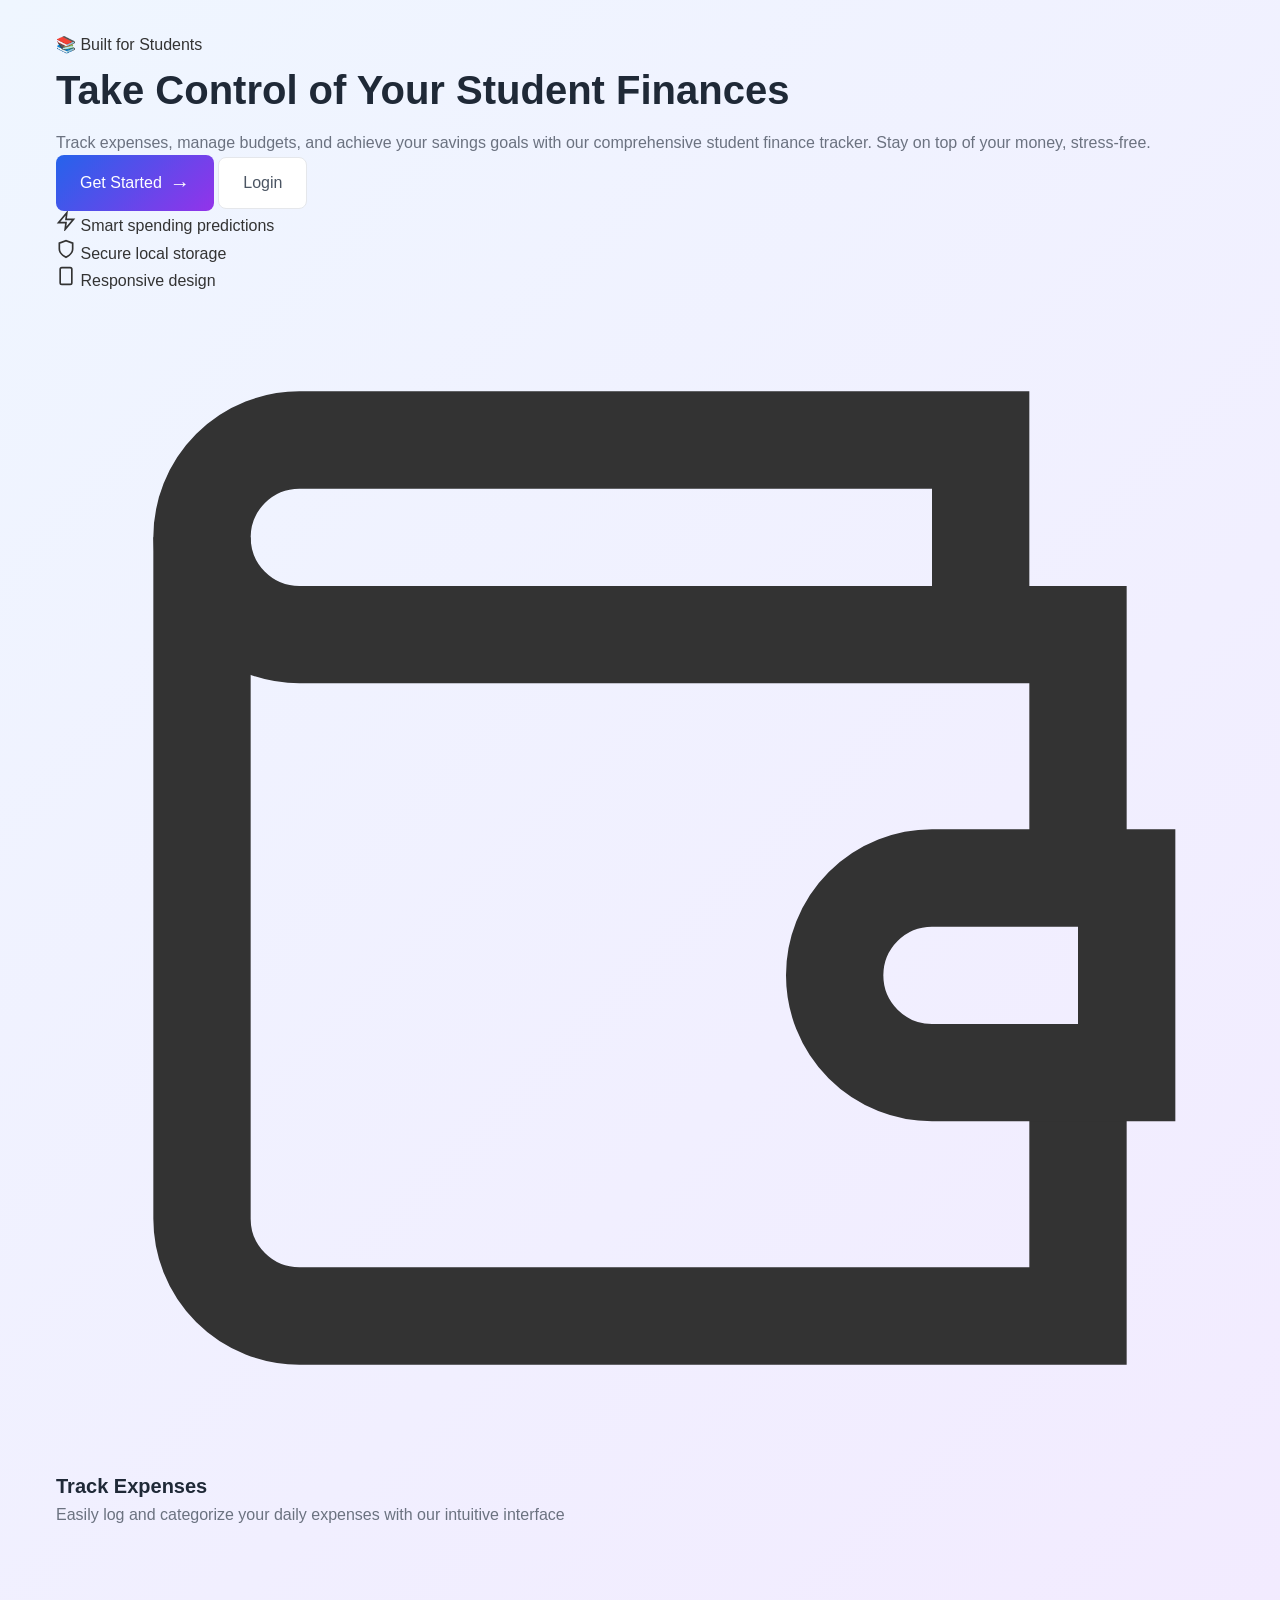
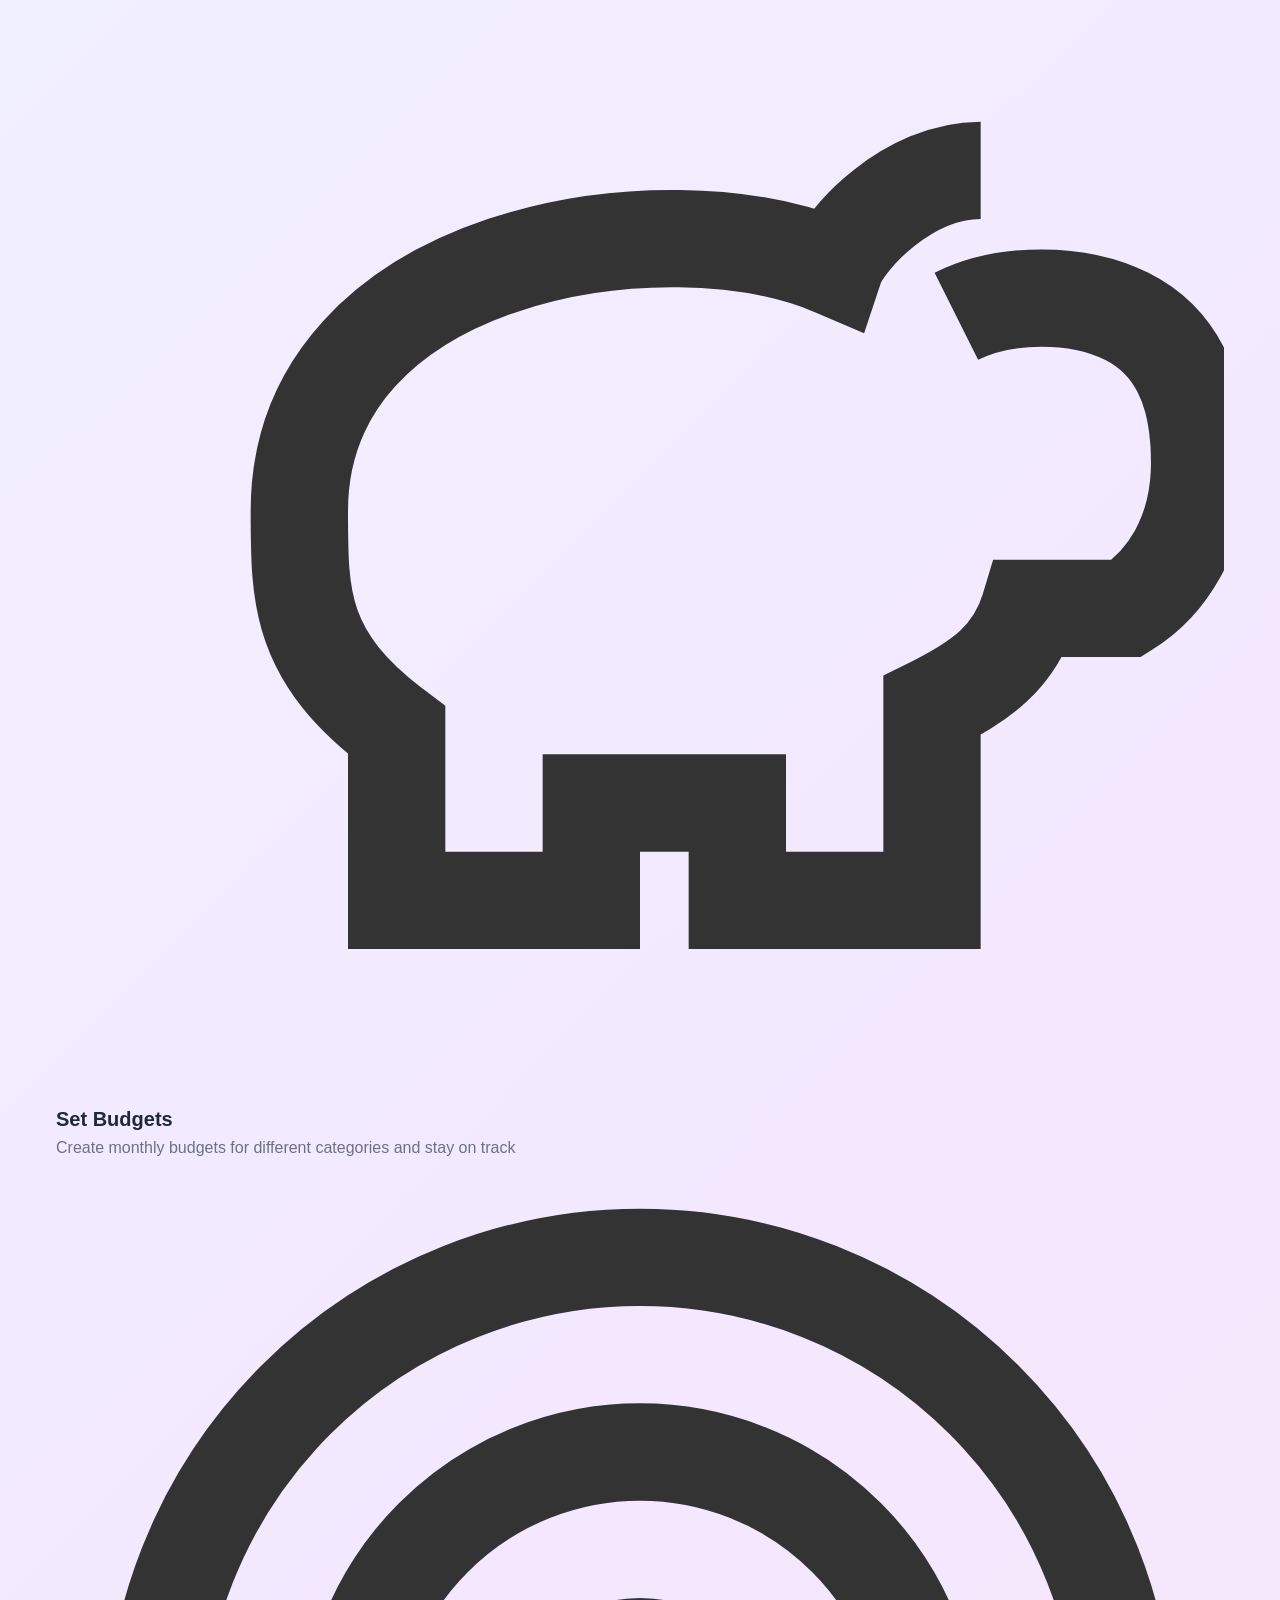
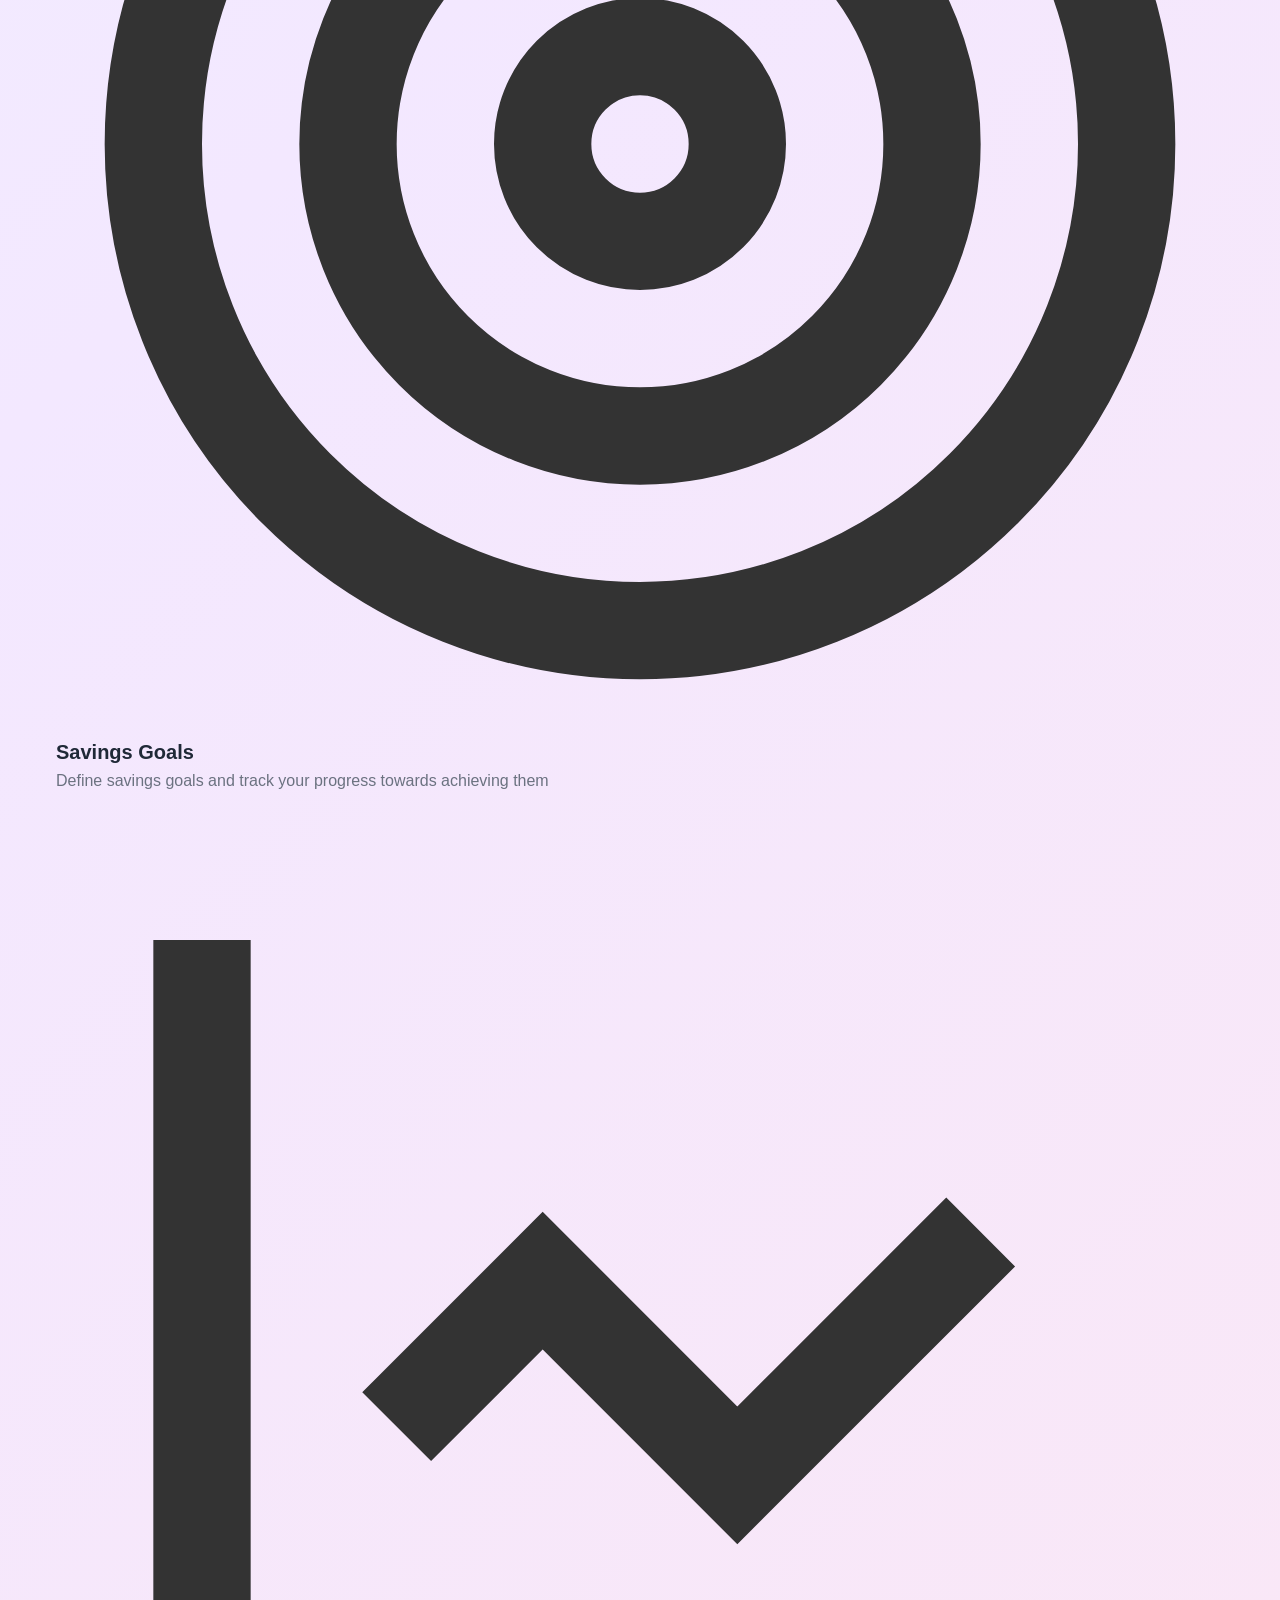
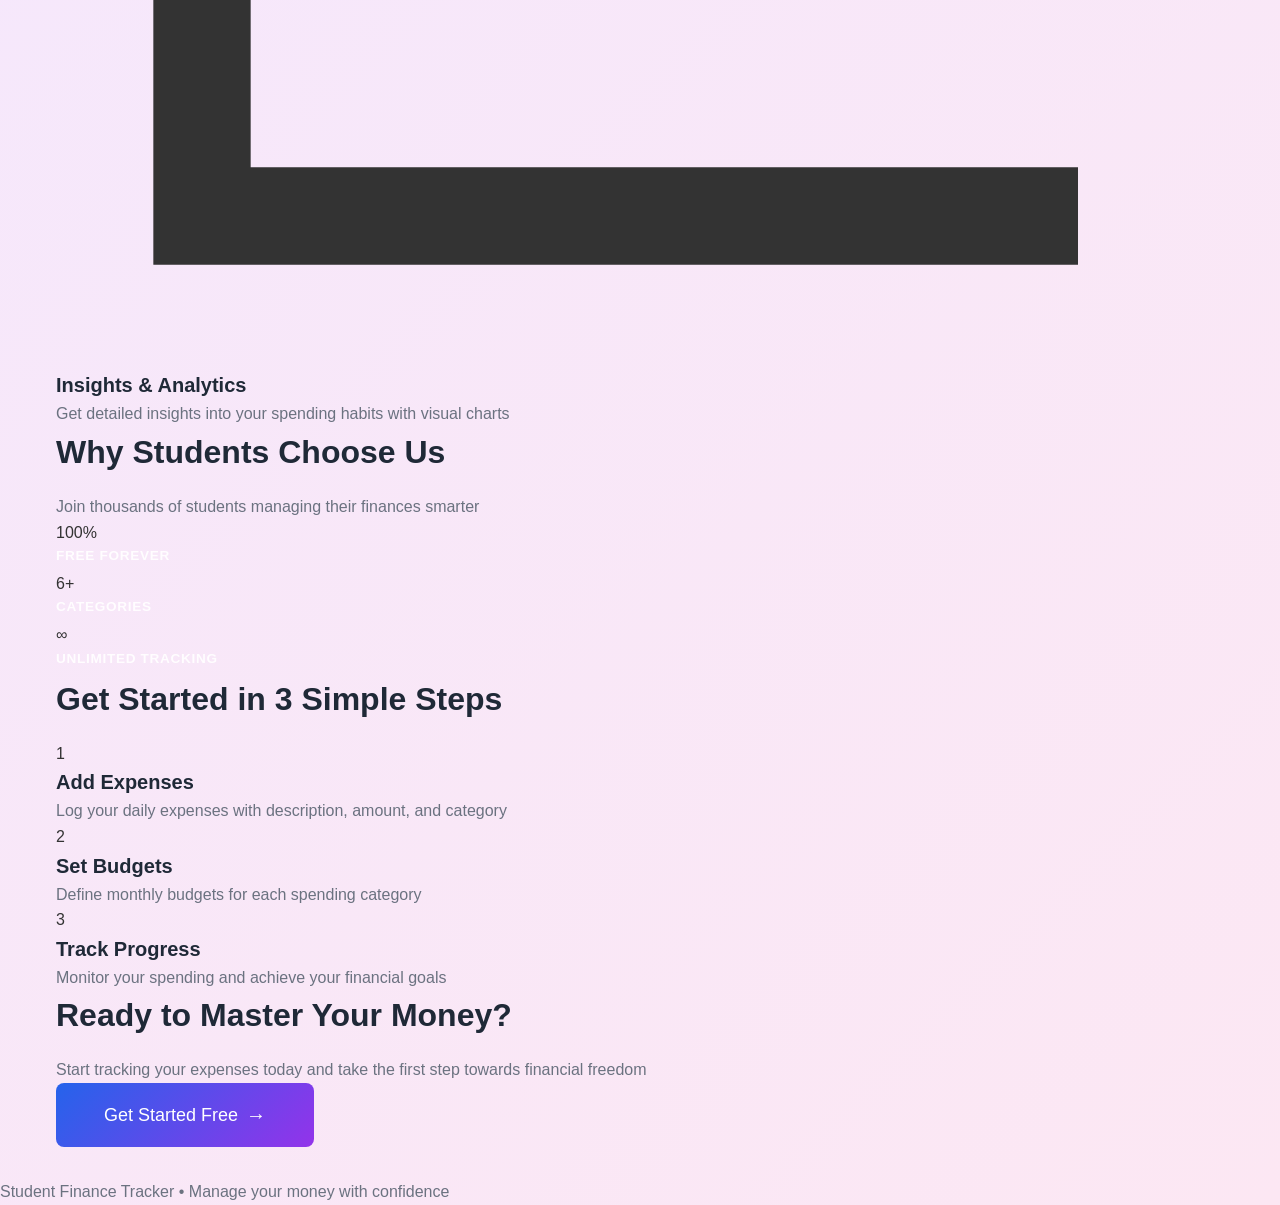
<file: index.html>
<!DOCTYPE html>
<html lang="en">
<head>
    <meta charset="UTF-8">
    <meta name="viewport" content="width=device-width, initial-scale=1.0">
    <title>Student Finance Tracker - Landing</title>
    <link rel="stylesheet" href="styles.css">
</head>
<body>
    <div class="landing-page">
        <!-- Hero Section -->
        <div class="container">
            <div class="hero-section">
                <div class="badge">📚 Built for Students</div>
                
                <h1 class="hero-title">
                    Take Control of Your
                    <span class="gradient-text">Student Finances</span>
                </h1>
                
                <p class="hero-description">
                    Track expenses, manage budgets, and achieve your savings goals with our comprehensive student finance tracker. Stay on top of your money, stress-free.
                </p>

                <!-- UPDATED: Buttons funnel to Register and Login -->
                <div class="cta-buttons">
                    <a href="register.html" class="btn btn-primary">
                        Get Started
                        <span class="arrow">→</span>
                    </a>
                    <a href="login.html" class="btn btn-outline">
                        Login
                    </a>
                </div>

                <div class="benefits">
                    <div class="benefit-item">
                        <svg class="icon" viewBox="0 0 24 24" fill="none" stroke="currentColor" stroke-width="2">
                            <path d="M13 2L3 14h9l-1 8 10-12h-9l1-8z"/>
                        </svg>
                        <span>Smart spending predictions</span>
                    </div>
                    <div class="benefit-item">
                        <svg class="icon" viewBox="0 0 24 24" fill="none" stroke="currentColor" stroke-width="2">
                            <path d="M12 22s8-4 8-10V5l-8-3-8 3v7c0 6 8 10 8 10z"/>
                        </svg>
                        <span>Secure local storage</span>
                    </div>
                    <div class="benefit-item">
                        <svg class="icon" viewBox="0 0 24 24" fill="none" stroke="currentColor" stroke-width="2">
                            <rect x="5" y="2" width="14" height="20" rx="2" ry="2"/>
                            <path d="M12 18h.01"/>
                        </svg>
                        <span>Responsive design</span>
                    </div>
                </div>
            </div>

            <!-- Features Grid -->
            <div id="features" class="features-grid">
                <div class="feature-card">
                    <div class="feature-icon blue">
                        <svg viewBox="0 0 24 24" fill="none" stroke="currentColor" stroke-width="2">
                            <path d="M21 12V7H5a2 2 0 0 1 0-4h14v4"/>
                            <path d="M3 5v14a2 2 0 0 0 2 2h16v-5"/>
                            <path d="M18 12a2 2 0 0 0 0 4h4v-4Z"/>
                        </svg>
                    </div>
                    <h3>Track Expenses</h3>
                    <p>Easily log and categorize your daily expenses with our intuitive interface</p>
                </div>

                <div class="feature-card">
                    <div class="feature-icon purple">
                        <svg viewBox="0 0 24 24" fill="none" stroke="currentColor" stroke-width="2">
                            <path d="M19 5c-1.5 0-2.8 1.4-3 2-3.5-1.5-11-.3-11 5 0 1.8 0 3 2 4.5V20h4v-2h3v2h4v-4c1-.5 1.7-1 2-2h2c.8-.5 1.5-1.5 1.5-3 0-1.5-.5-2.5-1.5-3-1-.5-2.5-.5-3.5 0"/>
                        </svg>
                    </div>
                    <h3>Set Budgets</h3>
                    <p>Create monthly budgets for different categories and stay on track</p>
                </div>

                <div class="feature-card">
                    <div class="feature-icon green">
                        <svg viewBox="0 0 24 24" fill="none" stroke="currentColor" stroke-width="2">
                            <circle cx="12" cy="12" r="10"/>
                            <circle cx="12" cy="12" r="6"/>
                            <circle cx="12" cy="12" r="2"/>
                        </svg>
                    </div>
                    <h3>Savings Goals</h3>
                    <p>Define savings goals and track your progress towards achieving them</p>
                </div>

                <div class="feature-card">
                    <div class="feature-icon orange">
                        <svg viewBox="0 0 24 24" fill="none" stroke="currentColor" stroke-width="2">
                            <path d="M3 3v18h18"/>
                            <path d="m19 9-5 5-4-4-3 3"/>
                        </svg>
                    </div>
                    <h3>Insights & Analytics</h3>
                    <p>Get detailed insights into your spending habits with visual charts</p>
                </div>
            </div>

            <!-- Stats Section -->
            <div class="stats-section">
                <h2>Why Students Choose Us</h2>
                <p class="stats-subtitle">Join thousands of students managing their finances smarter</p>
                
                <div class="stats-grid">
                    <div class="stat-item">
                        <div class="stat-number">100%</div>
                        <div class="stat-label">Free Forever</div>
                    </div>
                    <div class="stat-item">
                        <div class="stat-number">6+</div>
                        <div class="stat-label">Categories</div>
                    </div>
                    <div class="stat-item">
                        <div class="stat-number">∞</div>
                        <div class="stat-label">Unlimited Tracking</div>
                    </div>
                </div>
            </div>

            <!-- How It Works -->
            <div class="how-it-works">
                <h2>Get Started in 3 Simple Steps</h2>
                
                <div class="steps-grid">
                    <div class="step-item">
                        <div class="step-number">1</div>
                        <h3>Add Expenses</h3>
                        <p>Log your daily expenses with description, amount, and category</p>
                    </div>
                    <div class="step-item">
                        <div class="step-number">2</div>
                        <h3>Set Budgets</h3>
                        <p>Define monthly budgets for each spending category</p>
                    </div>
                    <div class="step-item">
                        <div class="step-number">3</div>
                        <h3>Track Progress</h3>
                        <p>Monitor your spending and achieve your financial goals</p>
                    </div>
                </div>
            </div>

            <!-- Final CTA -->
            <div class="final-cta">
                <h2>Ready to Master Your Money?</h2>
                <p>Start tracking your expenses today and take the first step towards financial freedom</p>
                <!-- UPDATED: Bottom CTA also points to Register -->
                <a href="register.html" class="btn btn-primary btn-large">
                    Get Started Free
                    <span class="arrow">→</span>
                </a>
            </div>
        </div>

        <!-- Footer -->
        <footer class="footer">
            <p>Student Finance Tracker • Manage your money with confidence</p>
        </footer>
    </div>

    <script>
        // UPDATED: Automatically skip the landing page if the user is already logged in
        if (localStorage.getItem("sft_current_user")) {
            window.location.href = "dashboard.html";
        }

        function scrollToFeatures() {
            document.getElementById('features').scrollIntoView({ behavior: 'smooth' });
        }
    </script>
</body>
</html>
</file>
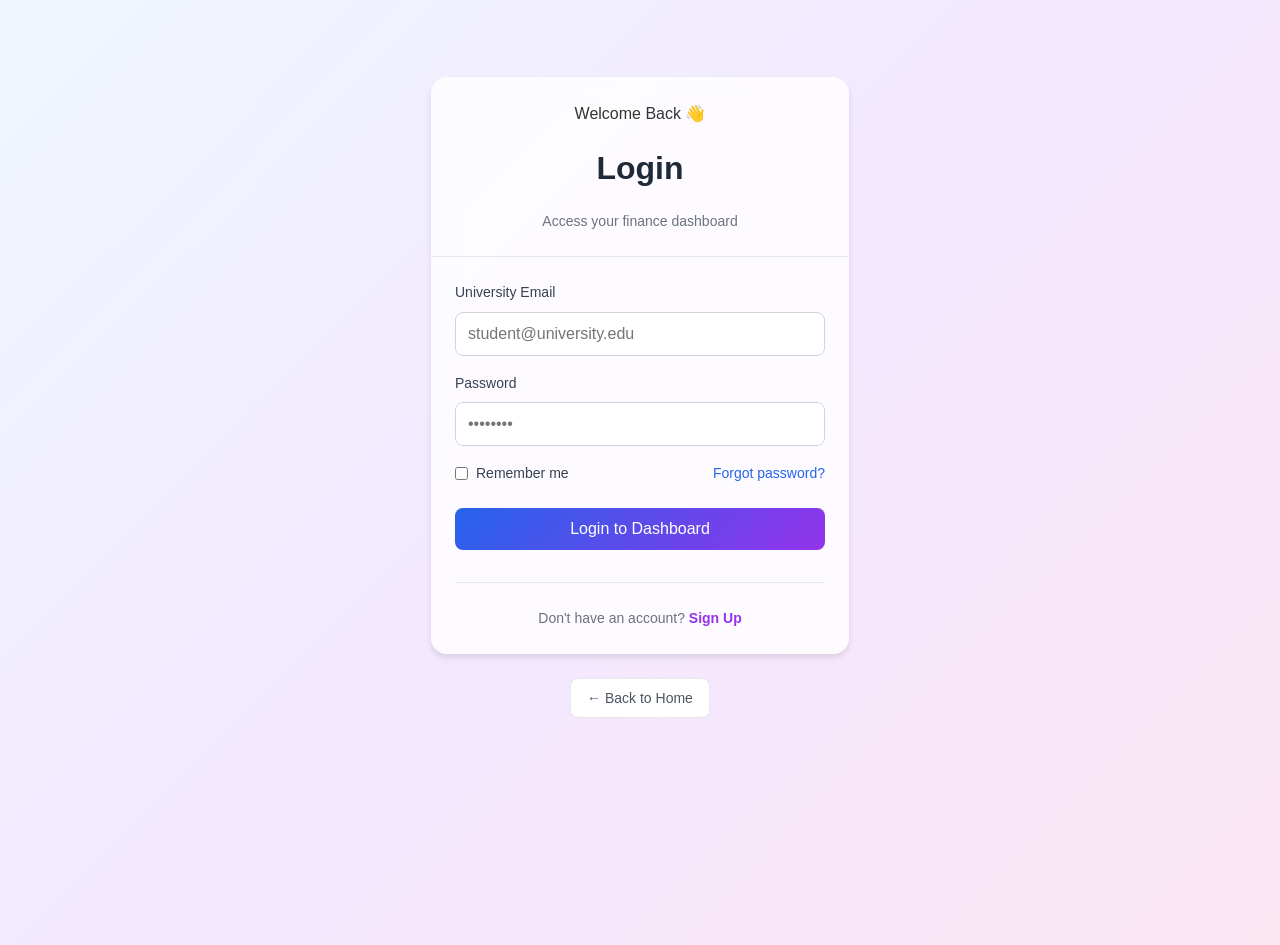
<file: login.html>
<!DOCTYPE html>
<html lang="en">
<head>
    <meta charset="UTF-8">
    <meta name="viewport" content="width=device-width, initial-scale=1.0">
    <title>Login - Student Finance Tracker</title>
    <link rel="stylesheet" href="styles.css">
</head>
<body>
    <div class="container" style="max-width: 450px; margin-top: 5vh;">
        <div class="card">
            <div class="card-header" style="text-align: center;">
                <div class="badge">Welcome Back 👋</div>
                <h2 style="margin-top: 1rem;">Login</h2>
                <p class="card-description">Access your finance dashboard</p>
            </div>
            <div class="card-body">
                <form id="login-form">
                    <div class="form-group">
                        <label for="email">University Email</label>
                        <input type="email" id="email" placeholder="student@university.edu" required>
                    </div>
                    <div class="form-group">
                        <label for="password">Password</label>
                        <!-- Removed the inline style attribute here -->
                        <input type="password" id="password" placeholder="••••••••" required>
                    </div>
                    <div style="display: flex; justify-content: space-between; align-items: center; margin-bottom: 1.5rem;">
                        <label style="display: flex; align-items: center; gap: 0.5rem; font-weight: normal; margin-bottom: 0;">
                            <input type="checkbox"> Remember me
                        </label>
                        <a href="#" style="font-size: 0.875rem; color: #2563EB; text-decoration: none;">Forgot password?</a>
                    </div>
                    <button type="submit" class="btn btn-primary btn-block">
                        Login to Dashboard
                    </button>
                </form>
                
                <div style="text-align: center; margin-top: 2rem; padding-top: 1.5rem; border-top: 1px solid #E5E7EB;">
                    <p style="font-size: 0.875rem;">Don't have an account? 
                        <a href="register.html" style="color: #9333EA; font-weight: 600; text-decoration: none;">Sign Up</a>
                    </p>
                </div>
            </div>
        </div>
        <div style="text-align: center;">
            <a href="index.html" class="btn btn-outline btn-sm">← Back to Home</a>
        </div>
    </div>

    <script src="app.js"></script>
</body>
</html>
</file>
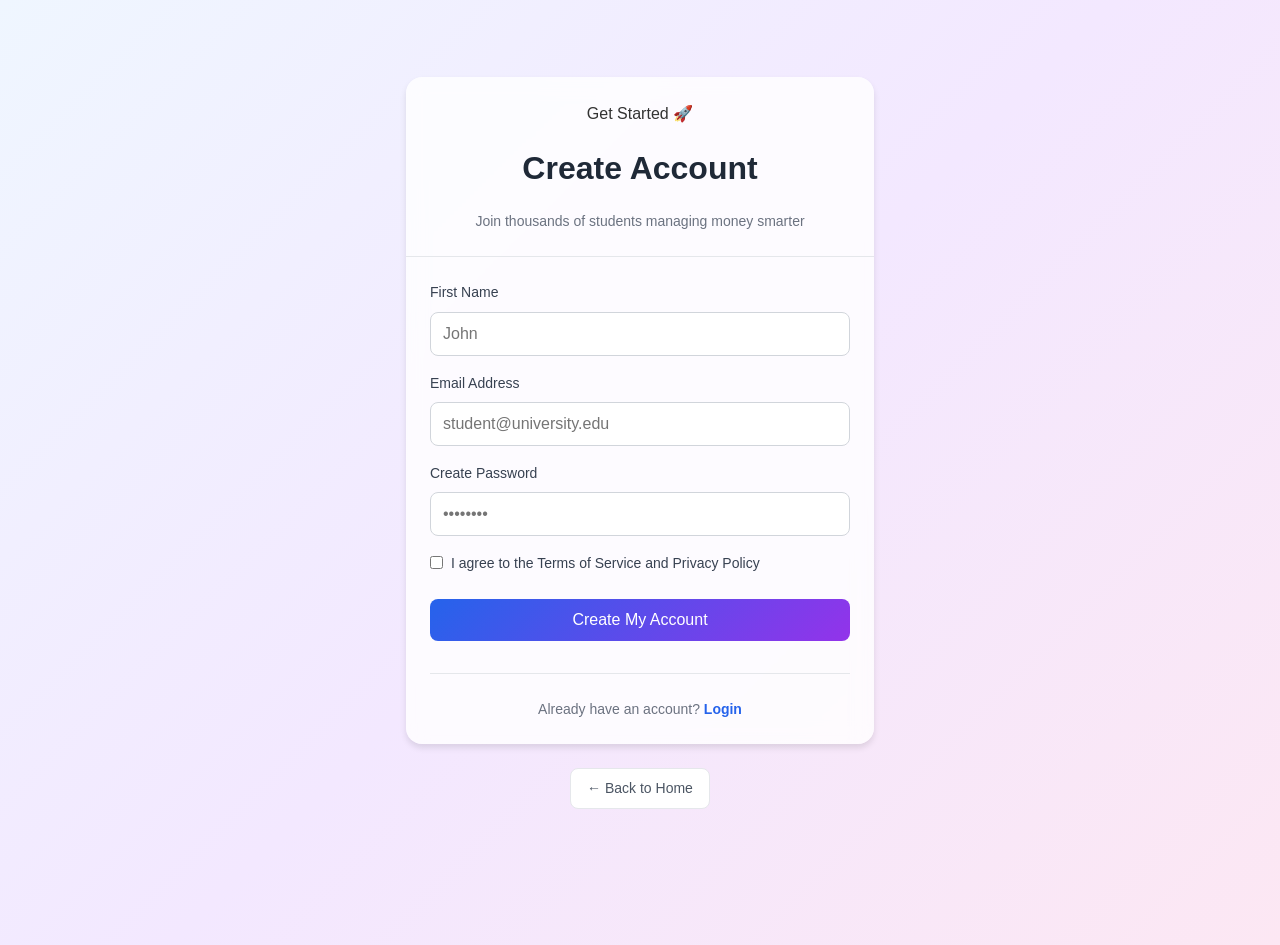
<file: register.html>
<!DOCTYPE html>
<html lang="en">
<head>
    <meta charset="UTF-8">
    <meta name="viewport" content="width=device-width, initial-scale=1.0">
    <title>Sign Up - Student Finance Tracker</title>
    <link rel="stylesheet" href="styles.css">
</head>
<body>
    <div class="container" style="max-width: 500px; margin-top: 5vh;">
        <div class="card">
            <div class="card-header" style="text-align: center;">
                <div class="badge">Get Started 🚀</div>
                <h2 style="margin-top: 1rem;">Create Account</h2>
                <p class="card-description">Join thousands of students managing money smarter</p>
            </div>
            <div class="card-body">
                <form id="register-form">
                    <div class="form-group">
                        <label for="first-name">First Name</label>
                        <input type="text" id="first-name" placeholder="John" required>
                    </div>
                    <div class="form-group">
                        <label for="reg-email">Email Address</label>
                        <input type="email" id="reg-email" placeholder="student@university.edu" required>
                    </div>
                    <div class="form-group">
                        <label for="reg-password">Create Password</label>
                        <input type="password" id="reg-password" placeholder="••••••••" required>
                    </div>
                    <div class="form-group" style="margin-bottom: 1.5rem;">
                        <label style="display: flex; align-items: flex-start; gap: 0.5rem; font-weight: normal; font-size: 0.875rem;">
                            <input type="checkbox" required style="margin-top: 0.25rem;"> 
                            I agree to the Terms of Service and Privacy Policy
                        </label>
                    </div>
                    <button type="submit" class="btn btn-primary btn-block">
                        Create My Account
                    </button>
                </form>
                
                <div style="text-align: center; margin-top: 2rem; padding-top: 1.5rem; border-top: 1px solid #E5E7EB;">
                    <p style="font-size: 0.875rem;">Already have an account? 
                        <a href="login.html" style="color: #2563EB; font-weight: 600; text-decoration: none;">Login</a>
                    </p>
                </div>
            </div>
        </div>
        <div style="text-align: center;">
            <a href="index.html" class="btn btn-outline btn-sm">← Back to Home</a>
        </div>
    </div>

    <script src="app.js"></script>
</body>
</html>
</file>
<file: styles.css>
/* Reset and Base Styles */
* {
    margin: 0;
    padding: 0;
    box-sizing: border-box;
}

body {
    font-family: -apple-system, BlinkMacSystemFont, 'Segoe UI', Roboto, 'Helvetica Neue', Arial, sans-serif;
    line-height: 1.6;
    color: #333;
    background: linear-gradient(135deg, #eff6ff 0%, #F3E8FF 50%, #FCE7F3 100%);
    min-height: 100vh;
}

.container {
    max-width: 1200px;
    margin: 0 auto;
    padding: 2rem 1rem;
}

/* Typography */
h1 { font-size: 2.5rem; font-weight: 700; color: #1F2937; margin-bottom: 0.5rem; }
h2 { font-size: 2rem; font-weight: 700; color: #1F2937; margin-bottom: 1rem; }
h3 { font-size: 1.25rem; font-weight: 600; color: #1F2937; }
p { color: #6B7280; }

/* Buttons */
.btn {
    display: inline-flex; align-items: center; gap: 0.5rem;
    padding: 0.75rem 1.5rem; border-radius: 0.5rem;
    font-size: 1rem; font-weight: 500; cursor: pointer;
    border: none; transition: all 0.2s; text-decoration: none;
}
.btn-primary { background: linear-gradient(135deg, #2563EB 0%, #9333EA 100%); color: white; }
.btn-primary:hover { transform: translateY(-2px); box-shadow: 0 10px 20px rgba(37, 99, 235, 0.3); }
.btn-outline { background: white; color: #4B5563; border: 1px solid #E5E7EB; }
.btn-outline:hover { background: #F9FAFB; }
.btn-large { font-size: 1.125rem; padding: 1rem 3rem; }
.btn-block { width: 100%; justify-content: center; }
.btn-sm { padding: 0.5rem 1rem; font-size: 0.875rem; }

.icon { width: 1.25rem; height: 1.25rem; }
.arrow { font-size: 1.25rem; }

/* Dashboard Header & Home Button */
.dashboard-page { min-height: 100vh; }

.dashboard-header {
    display: flex; justify-content: space-between; align-items: flex-end;
    margin-bottom: 2rem; flex-wrap: wrap; gap: 1rem;
}

.header-main { display: flex; flex-direction: column; align-items: flex-start; }

.btn-home-pill {
    display: inline-flex; align-items: center; gap: 0.4rem;
    padding: 0.4rem 1rem 0.4rem 0.75rem; 
    background: rgba(255, 255, 255, 0.6);
    border: 1px solid #E5E7EB; border-radius: 9999px;
    color: #4B5563; font-size: 0.875rem; font-weight: 600;
    text-decoration: none; margin-bottom: 1rem;
    transition: all 0.3s cubic-bezier(0.4, 0, 0.2, 1);
    backdrop-filter: blur(10px);
}
.btn-home-pill:hover {
    background: white; color: #2563EB;
    transform: translateX(-4px); box-shadow: 0 4px 12px rgba(37, 99, 235, 0.15);
    border-color: #BFDBFE;
}

.subtitle { color: #6B7280; font-size: 1rem; }

/* Tabs - Updated for 5 items tightly fit on one line */
.tabs {
    display: flex; 
    justify-content: space-between;
    gap: 0.25rem;
    background: rgba(255, 255, 255, 0.7); 
    backdrop-filter: blur(10px);
    padding: 0.25rem; 
    border-radius: 0.5rem; 
    margin-bottom: 2rem;
    overflow-x: auto; /* Allows horizontal scrolling on extremely small screens instead of stacking */
}
.tab-btn {
    flex: 1; /* Ensures all buttons take up equal space */
    display: flex; 
    align-items: center; 
    justify-content: center; 
    gap: 0.4rem;
    padding: 0.6rem 0.25rem; /* Reduced padding to fit more buttons */
    background: transparent; 
    border: none; 
    border-radius: 0.375rem;
    cursor: pointer; 
    font-size: 0.85rem; /* Slightly smaller text to ensure fit */
    font-weight: 500; 
    color: #6B7280; 
    transition: all 0.2s;
    white-space: nowrap; /* Forces text to stay on a single line */
}
.tab-btn:hover { background: rgba(255, 255, 255, 0.5); }
.tab-btn.active { background: white; color: #2563EB; box-shadow: 0 2px 4px rgba(0, 0, 0, 0.1); }
.tab-btn svg { width: 1.1rem; height: 1.1rem; flex-shrink: 0; }
.tab-content { display: none; }
.tab-content.active { display: block; }

/* Cards */
.card {
    background: rgba(255, 255, 255, 0.8); backdrop-filter: blur(10px);
    border-radius: 1rem; box-shadow: 0 4px 6px rgba(0, 0, 0, 0.1); margin-bottom: 1.5rem;
}
.card-header { padding: 1.5rem; border-bottom: 1px solid #E5E7EB; }
.card-description { color: #6B7280; font-size: 0.875rem; margin-top: 0.25rem; }
.card-body { padding: 1.5rem; }

/* Forms */
.form-group { margin-bottom: 1rem; }
label { display: block; font-size: 0.875rem; font-weight: 500; color: #374151; margin-bottom: 0.5rem; }
input[type="text"], input[type="number"], input[type="date"], input[type="email"], input[type="password"], select {
    width: 100%; padding: 0.75rem; border: 1px solid #D1D5DB;
    border-radius: 0.5rem; font-size: 1rem; transition: all 0.2s;
}
input:focus, select:focus { outline: none; border-color: #2563EB; box-shadow: 0 0 0 3px rgba(37, 99, 235, 0.1); }

/* Grid Layouts */
.grid-2 { display: grid; grid-template-columns: repeat(auto-fit, minmax(300px, 1fr)); gap: 1.5rem; margin-bottom: 1.5rem; }

/* Stat Boxes (Monthly Overview) */
.stats-grid-sm {
    display: grid; grid-template-columns: repeat(auto-fit, minmax(180px, 1fr));
    gap: 1.25rem; margin-bottom: 1.5rem;
}

.stat-box {
    display: flex; align-items: center; gap: 1.25rem;
    padding: 1.5rem; border-radius: 1rem;
    box-shadow: 0 10px 15px -3px rgba(0, 0, 0, 0.1), 0 4px 6px -2px rgba(0, 0, 0, 0.05);
    transition: transform 0.2s, box-shadow 0.2s;
    background: linear-gradient(135deg, #22C55E 0%, #10B981 100%);
}
.stat-box:hover { transform: translateY(-4px); box-shadow: 0 20px 25px -5px rgba(0, 0, 0, 0.1), 0 10px 10px -5px rgba(0, 0, 0, 0.04); }
.stat-box.spent-box { background: linear-gradient(135deg, #3B82F6 0%, #2563EB 100%); }

.stat-icon-wrapper {
    background: rgba(255, 255, 255, 0.25);
    padding: 0.75rem; border-radius: 0.75rem;
    display: flex; align-items: center; justify-content: center;
    backdrop-filter: blur(5px);
}
.stat-icon-wrapper svg { width: 1.75rem; height: 1.75rem; color: white; }

.stat-label {
    font-size: 0.85rem; color: rgba(255, 255, 255, 0.9);
    margin-bottom: 0.25rem; text-transform: uppercase;
    letter-spacing: 0.05em; font-weight: 700;
}
.stat-value { font-size: 1.75rem; font-weight: 800; color: white; line-height: 1; }

/* Progress Bar */
.progress-container {
    background: #F9FAFB; padding: 1.25rem;
    border-radius: 1rem; border: 1px solid #F3F4F6;
}
.custom-progress {
    height: 1rem; background: #E5E7EB; border-radius: 9999px;
    overflow: hidden; margin: 0.5rem 0 0.75rem 0;
    box-shadow: inset 0 2px 4px rgba(0,0,0,0.1);
}
.custom-fill {
    background: linear-gradient(90deg, #3B82F6 0%, #8B5CF6 100%);
    box-shadow: 0 0 10px rgba(59, 130, 246, 0.6);
    border-radius: 9999px; transition: width 0.5s cubic-bezier(0.4, 0, 0.2, 1), background 0.4s;
    height: 100%;
}
.custom-fill.over-budget {
    background: linear-gradient(90deg, #EF4444 0%, #DC2626 100%);
    box-shadow: 0 0 10px rgba(239, 68, 68, 0.6);
}
.progress-text { font-size: 0.95rem; font-weight: 600; color: #4B5563; text-align: right; }

.progress-bar { height: 0.5rem; background: #E5E7EB; border-radius: 9999px; overflow: hidden; margin: 1rem 0; }
.progress-fill { height: 100%; background: #3B82F6; border-radius: 9999px; transition: width 0.3s; }
.progress-fill.over-budget { background: #EF4444; }

/* Expenses List */
.expenses-list { max-height: 24rem; overflow-y: auto; }
.expense-item {
    display: flex; align-items: center; justify-content: space-between;
    padding: 1rem; background: #F9FAFB; border-radius: 0.5rem; margin-bottom: 0.5rem; transition: all 0.2s;
}
.expense-item:hover { background: #F3F4F6; }
.expense-header { display: flex; align-items: center; gap: 0.75rem; margin-bottom: 0.25rem; }
.expense-title { font-weight: 500; color: #1F2937; }
.expense-category {
    display: inline-block; padding: 0.25rem 0.5rem; background: #DBEAFE;
    color: #1E40AF; font-size: 0.75rem; border-radius: 9999px;
}
.expense-date { font-size: 0.875rem; color: #6B7280; display: flex; align-items: center; gap: 0.25rem; }
.expense-actions { display: flex; align-items: center; gap: 1rem; }
.expense-amount { font-size: 1.125rem; font-weight: 700; color: #1F2937; }
.btn-delete { padding: 0.5rem; background: transparent; border: none; color: #EF4444; cursor: pointer; border-radius: 0.375rem; transition: all 0.2s; }
.btn-delete:hover { background: #FEE2E2; }

/* Budget Overview */
.budget-overview { padding: 1.5rem; background: linear-gradient(135deg, #EFF6FF 0%, #F5F3FF 100%); border-radius: 0.75rem; margin-bottom: 1.5rem; }
.budget-header { display: flex; justify-content: space-between; align-items: start; margin-bottom: 1rem; flex-wrap: wrap; gap: 1rem; }
.budget-label { font-size: 0.875rem; color: #6B7280; margin-bottom: 0.5rem; }
.budget-value { font-size: 2rem; font-weight: 700; color: #1F2937; }
.budget-edit-group { display: flex; gap: 0.5rem; align-items: center; }
.budget-edit-group input { width: 150px; }
.budget-footer { display: flex; justify-content: space-between; font-size: 0.875rem; color: #6B7280; }
.text-right { text-align: right; }

/* Categories List */
.categories-list { display: flex; flex-direction: column; gap: 1rem; }
.category-item { padding: 1rem; background: #F9FAFB; border-radius: 0.5rem; }
.category-header { display: flex; align-items: center; justify-content: space-between; margin-bottom: 0.75rem; }
.category-name-group { display: flex; align-items: center; gap: 0.75rem; }
.category-dot { width: 0.75rem; height: 0.75rem; border-radius: 50%; }
.category-name { font-weight: 500; color: #1F2937; }
.category-amount { font-size: 0.875rem; color: #6B7280; margin-top: 0.25rem; }
.category-progress { margin-top: 0.5rem; }
.category-stats { display: flex; justify-content: space-between; font-size: 0.75rem; color: #6B7280; margin-top: 0.25rem; }
.over-budget { color: #EF4444; font-weight: 500; }

/* Savings Overview */
.savings-overview { background: linear-gradient(135deg, #ecfdf5 0%, #D1FAE5 100%); border: 1px solid #A7F3D0; }
.savings-overview .card-header h3, .savings-overview .card-header p { color: #065F46; }
.savings-stats { margin-bottom: 1.5rem; }
.savings-stat-row { display: flex; justify-content: space-between; font-size: 0.875rem; color: #047857; margin-bottom: 0.5rem; font-weight: 500; }
.active-goals { display: flex; justify-content: space-between; align-items: center; padding-top: 1rem; border-top: 1px solid #A7F3D0; color: #047857; font-size: 0.875rem; }
.active-goals-count { font-size: 1.5rem; font-weight: 700; color: #065F46; }

/* Goals List */
.goals-list { display: flex; flex-direction: column; gap: 1rem; }
.goal-item { padding: 1rem; background: #F9FAFB; border-radius: 0.5rem; }
.completed-achievement { border-left: 4px solid #F59E0B; background: #fffbeb; }
.goal-header { display: flex; justify-content: space-between; align-items: start; margin-bottom: 0.75rem; }
.goal-info h4 { font-weight: 600; color: #1F2937; margin-bottom: 0.25rem; }
.goal-info p { font-size: 0.875rem; color: #6B7280; }
.goal-deadline { font-size: 0.75rem; color: #6B7280; margin-top: 0.25rem; }
.goal-deadline.overdue { color: #EF4444; }
.goal-progress { margin-bottom: 0.75rem; }
.goal-progress-header { display: flex; justify-content: space-between; font-size: 0.875rem; margin-bottom: 0.5rem; }
.goal-progress-stats { display: flex; justify-content: space-between; font-size: 0.75rem; color: #6B7280; }
.goal-contribution { display: flex; gap: 0.5rem; margin-top: 0.5rem; }
.goal-contribution input { flex: 1; }

/* Insights */
.insights-content { padding: 1rem; }
.insight-item { display: flex; align-items: start; gap: 0.75rem; margin-bottom: 1rem; padding: 1rem; background: #F9FAFB; border-radius: 0.5rem; }
.insight-dot { width: 0.5rem; height: 0.5rem; border-radius: 50%; margin-top: 0.5rem; flex-shrink: 0; }
.insight-dot.blue { background: #6366F1; }
.insight-dot.orange { background: #F97316; }
.insight-dot.green { background: #22C55E; }
.insight-dot.red { background: #EF4444; }
.insight-text { color: #374151; line-height: 1.6;}

/* Empty States */
.empty-state { text-align: center; padding: 3rem 1rem; color: #6B7280; }
.empty-state p:first-child { font-size: 1.125rem; margin-bottom: 0.5rem; }

/* Responsive Design */
@media (max-width: 768px) {
    h1 { font-size: 2rem; }
    /* On mobile, text is hidden to keep buttons on one line and use icons only */
    .tab-btn span { display: none; }
    .tab-btn svg { width: 1.3rem; height: 1.3rem; }
    .dashboard-header { flex-direction: column; align-items: flex-start; }
    .budget-header, .expense-header { flex-wrap: wrap; }
    .grid-2 { grid-template-columns: 1fr; }
}

/* User Greeting */
.user-greeting { display: flex; align-items: center; gap: 1rem; font-size: 0.95rem; color: #374151; background: rgba(255, 255, 255, 0.7); padding: 0.5rem 1rem; border-radius: 9999px; backdrop-filter: blur(10px); }

/* Toasts */
.toast {
  position: fixed; bottom: 2rem; left: 50%; transform: translateX(-50%) translateY(4rem);
  background: #1F2937; color: white; padding: 0.75rem 1.5rem; border-radius: 0.75rem;
  font-size: 0.9rem; font-weight: 500; box-shadow: 0 8px 24px rgba(0,0,0,0.25);
  opacity: 0; transition: all 0.3s ease; z-index: 9999; white-space: nowrap; max-width: 90vw;
}
.toast.toast-visible { opacity: 1; transform: translateX(-50%) translateY(0); }
.toast.toast-success { background: #065F46; }
.toast.toast-error   { background: #991B1B; }
.toast.toast-info    { background: #1E40AF; }
</file>
